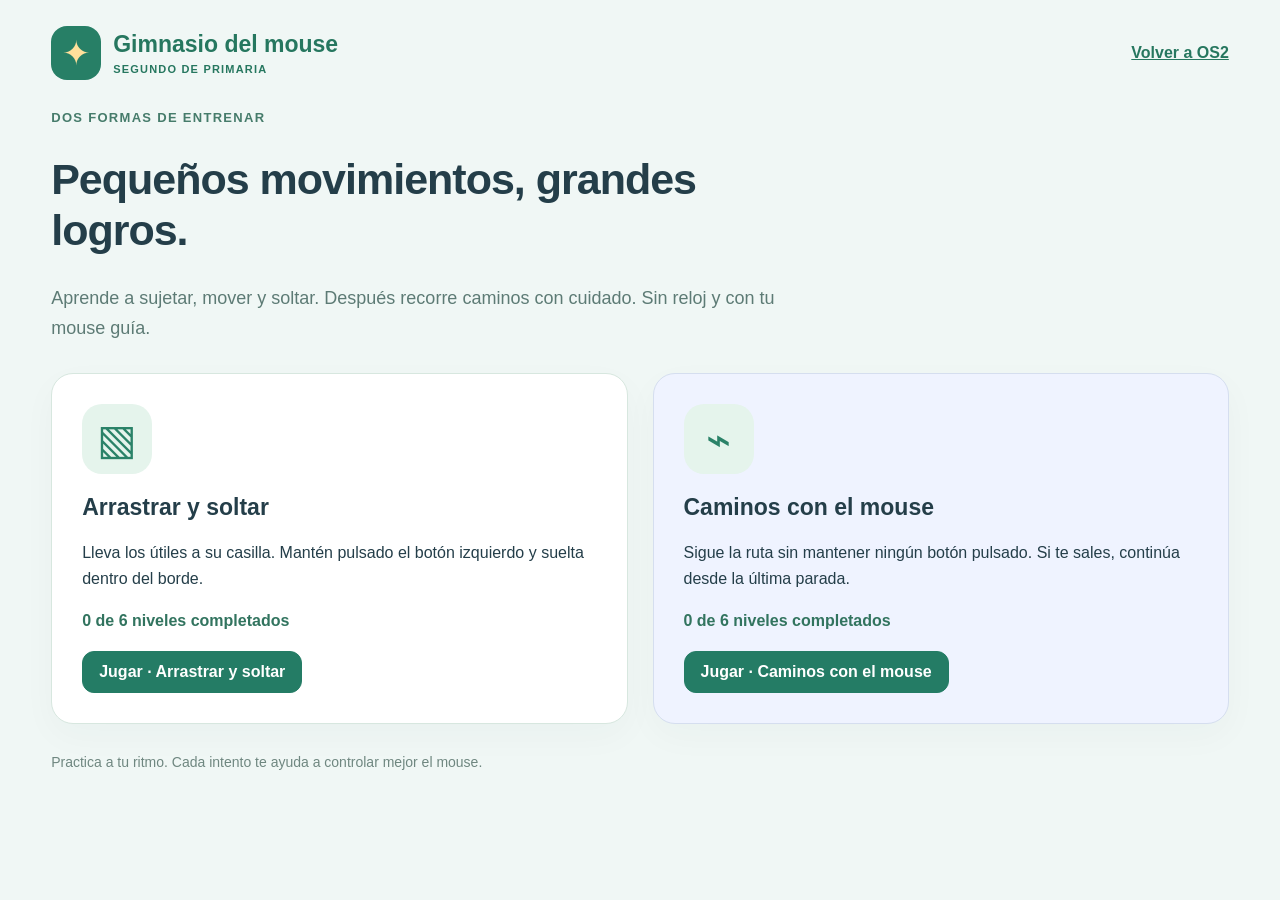
<file: actividades/gimnasio-mouse/index.html>
<!doctype html><html lang="es"><head><meta charset="utf-8"><meta name="viewport" content="width=device-width,initial-scale=1"><title>Gimnasio del mouse · OS2</title><link rel="stylesheet" href="style.css?v=gym-1"></head><body><div class="app"><header><a class="brand" href="./"><span aria-hidden="true">✦</span><div>Gimnasio del mouse<small>SEGUNDO DE PRIMARIA</small></div></a><a href="../../" class="back">Volver a OS2</a></header><main id="main"></main><footer>Practica a tu ritmo. Cada intento te ayuda a controlar mejor el mouse.</footer></div><script src="engine.js?v=gym-1"></script><script src="game.js?v=gym-1"></script></body></html>
</file>
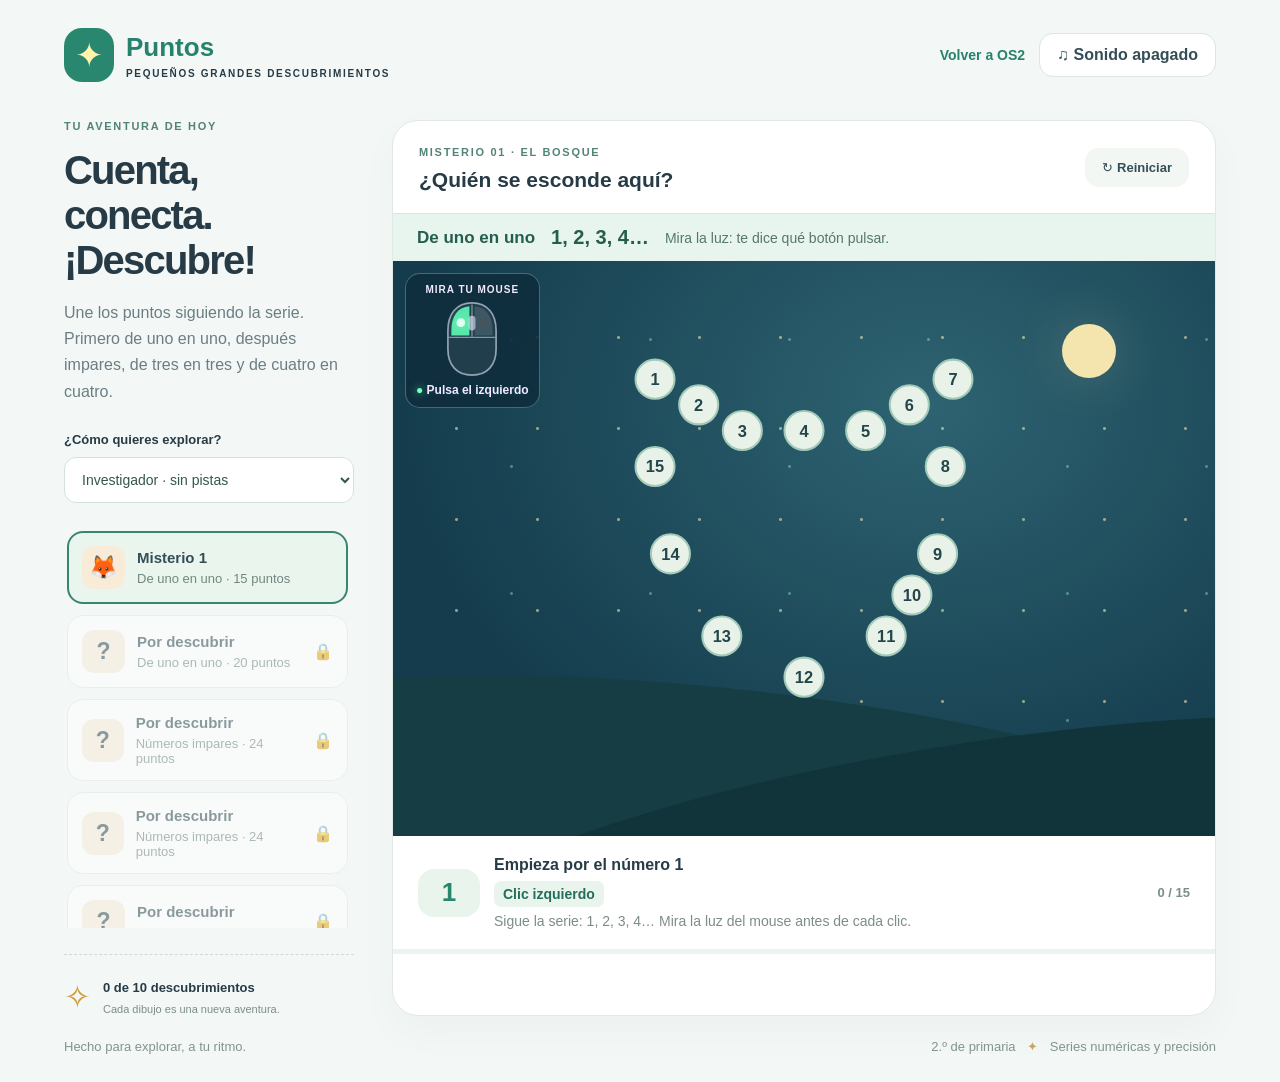
<file: actividades/puntos/index.html>
<!doctype html>
<html lang="es"><head><meta charset="utf-8"><meta name="viewport" content="width=device-width,initial-scale=1"><title>Puntos · OS2</title><link rel="stylesheet" href="style.css?v=os2-series-1"></head>
<body><div class="app"><header><a class="brand" href="./index.html"><span class="brand-icon">✦</span><span><b>Puntos</b><small>PEQUEÑOS GRANDES DESCUBRIMIENTOS</small></span></a><a href="../../" class="back-os">Volver a OS2</a><button id="sound" aria-pressed="false">♫ Sonido apagado</button></header>
<main><aside><div class="eyebrow">TU AVENTURA DE HOY</div><h1>Cuenta, conecta.<br> ¡Descubre!</h1><p class="intro">Une los puntos siguiendo la serie. Primero de uno en uno, después impares, de tres en tres y de cuatro en cuatro.</p><label for="mode">¿Cómo quieres explorar?</label><select id="mode"><option value="explorer">Explorador · con ayuda</option><option value="researcher" selected>Investigador · sin pistas</option><option value="expert">Experto · puntos pequeños</option></select><nav id="missions" aria-label="Misiones"></nav><div class="collection"><span>✧</span><div><strong id="stars">0 de 10 descubrimientos</strong><small>Cada dibujo es una nueva aventura.</small></div></div></aside>
<section class="play-area" aria-label="Juego de unir puntos"><div class="game-top"><div><span class="eyebrow" id="chapter">MISTERIO 01 · EL BOSQUE</span><h2 id="title">¿Quién se esconde aquí?</h2></div><button id="restart" title="Volver a empezar">↻ <span>Reiniciar</span></button></div><div class="sequence-banner"><strong id="sequence-title">De uno en uno</strong><span id="sequence-preview">1, 2, 3, 4…</span><small>Mira la luz: te dice qué botón pulsar.</small></div><div class="scene" id="scene"><div id="mouse-guide" class="mouse-guide" role="img" data-button="0" aria-label="Luz encendida: pulsa el botón izquierdo del mouse"><div class="guide-caption">MIRA TU MOUSE</div><svg viewBox="0 0 72 94" aria-hidden="true"><path d="M36 5C18 5 8 18 8 37V59C8 78 19 89 36 89S64 78 64 59V37C64 18 54 5 36 5Z" class="mouse-body"/><path d="M33 9C19 10 12 21 12 37V43H33Z" class="mouse-left"/><path d="M39 9C53 10 60 21 60 37V43H39Z" class="mouse-right"/><circle cx="23" cy="28" r="5" class="led-left"/><circle cx="49" cy="28" r="5" class="led-right"/><path d="M36 7V44M9 45H63" class="mouse-divider"/><rect x="32" y="20" width="8" height="17" rx="4" class="mouse-wheel"/></svg><span><b id="guide-led">●</b> <span id="guide-label">Pulsa el izquierdo</span></span></div><div class="moon"></div><div class="hill back"></div><div class="hill front"></div><svg id="board" viewBox="0 0 800 560" role="group" aria-label="Puntos numerados. Activa los números en orden."><defs><linearGradient id="fill" x2="0" y2="1"><stop stop-color="#ffb657"/><stop offset="1" stop-color="#ee7144"/></linearGradient></defs><g id="art"></g><g id="lines"></g><g id="dots"></g></svg><div id="celebration" hidden><span class="win-star">★</span><h2 id="win-title"></h2><p>¡Lo descubriste, punto a punto!</p><button id="next">Siguiente misterio</button></div></div><div class="game-bottom"><div class="next-number" id="number">1</div><div class="instruction"><strong id="instruction">Empieza por el número 1</strong><span id="mouse-cue" class="mouse-cue" aria-live="polite">Clic izquierdo</span><span id="message" role="status" aria-live="polite">Haz clic en los números en orden.</span></div><span id="count">0 / 10</span></div><div class="progress"><div id="progress"></div></div></section></main><footer><span>Hecho para explorar, a tu ritmo.</span><span>2.º de primaria <b>✦</b> Series numéricas y precisión</span></footer></div><script src="game.js?v=os2-series-1"></script></body></html>
</file>
<file: actividades/gimnasio-mouse/style.css>
:root{font-family:'Avenir Next','Trebuchet MS',Arial,sans-serif;color:#243e49;background:#f0f7f5;font-synthesis:none}*{box-sizing:border-box}body{margin:0}button,a{touch-action:manipulation}button{font:inherit;font-weight:700;border:1px solid #ccdeda;border-radius:12px;padding:11px 16px;background:white;color:#2b5147;cursor:pointer}button:hover{background:#e4f3eb;border-color:#5c9d83}button:disabled{opacity:.4;cursor:default}button:focus-visible,a:focus-visible{outline:4px solid #f0b94f;outline-offset:3px}.primary{background:#247c65;color:#fff;border-color:#247c65}.primary:hover{background:#1e6654;color:white}.app{max-width:1450px;margin:auto;padding:26px 4vw}header{display:flex;justify-content:space-between;align-items:center;gap:18px;margin-bottom:30px}.brand{display:flex;gap:12px;align-items:center;font-size:23px;font-weight:800;color:#26775f;text-decoration:none}.brand>span{display:grid;place-items:center;background:#277f66;color:#ffe09b;width:50px;height:54px;border-radius:16px;font-size:34px}.brand small{display:block;font-size:11px;letter-spacing:1.2px;margin-top:5px}.back{font-size:16px;font-weight:700;color:#26775f;white-space:nowrap}h1{font-size:35px;line-height:1.18;letter-spacing:-1px}h2{font-size:23px}p{line-height:1.65}.eyebrow{display:block;font-size:13px;font-weight:800;letter-spacing:1.3px;color:#467c6b}.home>h1{font-size:43px;max-width:700px}.home>p{font-size:18px;max-width:780px;color:#5d7b75}.game-cards{display:grid;grid-template-columns:1fr 1fr;gap:25px;margin:30px 0}.game-cards section{padding:30px;border:1px solid #d7e7df;border-radius:22px;background:white;box-shadow:0 12px 35px #1b4c3b08}.game-cards section:last-child{background:#eff3ff;border-color:#d5deef}.card-icon{display:grid;place-items:center;width:70px;height:70px;background:#e5f4ec;color:#2a8268;border-radius:20px;font-size:42px}.collection{color:#32745f;font-weight:700}.play-layout{display:grid;grid-template-columns:255px minmax(0,1fr);gap:26px;align-items:start}aside{padding:20px;background:white;border:1px solid #d8e7e0;border-radius:20px}aside>.eyebrow{margin-top:24px}aside h1{font-size:29px}aside p{font-size:16px}.instructions{white-space:pre-line;color:#355f55}.gentle{font-size:14px;color:#6e837c}aside nav{display:grid;grid-template-columns:repeat(3,1fr);gap:7px;margin:22px 0}aside nav button{padding:10px 4px}aside nav [aria-current=step]{background:#d9eee2;border:2px solid #327e65}aside details{margin-top:24px;font-size:14px}aside summary{cursor:pointer;font-weight:700}.play-area{background:white;border:1px solid #d7e5df;border-radius:22px;overflow:hidden;box-shadow:0 14px 40px #20483908;min-width:0}.game-top{display:flex;justify-content:space-between;align-items:center;gap:15px;padding:14px 20px;min-height:110px}.game-top strong{font-size:18px}.mouse-guide{display:flex;align-items:center;gap:12px;max-width:270px;background:#edf6f0;border:1px solid #d3e5da;border-radius:14px;padding:8px 12px;font-size:15px;font-weight:800;color:#305e4d}.mouse-guide svg{width:40px;height:53px;flex:none}.mouse-body{fill:#e6edf3;stroke:#7e929f;stroke-width:2}.mouse-left,.mouse-right{fill:#9daeb5;opacity:.4}.mouse-divider{stroke:#68828b;stroke-width:1.5;fill:none}.led-left,.led-right{fill:#a4b7b8}.mouse-guide[data-active=true] .mouse-left{fill:#55d79e;opacity:1}.mouse-guide[data-active=true] .led-left{fill:#f3fff5;filter:drop-shadow(0 0 5px #30cd81)}#board{display:block;width:100%;height:auto;background:radial-gradient(ellipse at 60% 20%,#2b6174,#123b4a 90%);touch-action:none;user-select:none}#board text{font-family:inherit;text-anchor:middle;pointer-events:none}.zone-label{fill:#d9ebe7;font-size:19px;font-weight:700}.item-label{fill:#e9f5ee;font-size:19px;font-weight:700}.draggable{cursor:grab;touch-action:none}.draggable:active{cursor:grabbing}.marker-label{font-size:24px;fill:#32564a;font-weight:800}.route-label{font-size:18px;font-weight:800;fill:#f0f9ed;paint-order:stroke;stroke:#1a4650;stroke-width:5px}.checkpoint-number{font-size:15px;fill:#2d5e4e;font-weight:800}.route-marker.actionable{cursor:pointer}.route-marker:focus{outline:none}.route-marker:focus circle{stroke:#fff;stroke-width:6}.feedback{padding:18px 20px;background:#e6f3ea;font-size:17px;line-height:1.5;min-height:86px;border-top:1px solid #d4e7d9}.finish{padding:22px;border-top:1px solid #dfebe5;background:#fff8e5}.finish[hidden]{display:none}.finish h2{margin-top:0}.finish button{margin:5px}footer{font-size:14px;color:#6f8780;margin-top:25px}@media(max-width:1000px){.app{padding:22px}.play-layout{grid-template-columns:210px minmax(0,1fr);gap:15px}aside{padding:15px}aside h1{font-size:25px}.game-top{padding:12px;flex-wrap:wrap}.mouse-guide{font-size:14px}}@media(max-width:720px){.app{padding:16px}header{flex-wrap:wrap;margin-bottom:24px}.brand{font-size:21px}.back{font-size:15px}.home>h1{font-size:33px}.game-cards{grid-template-columns:1fr}.game-cards section{padding:22px}.play-layout{display:flex;flex-direction:column}.play-layout>aside,.play-area{width:100%}.instructions,.gentle{display:none}aside h1{font-size:25px;margin:14px 0}aside>.eyebrow{margin-top:15px}aside nav{grid-template-columns:repeat(6,1fr);margin:15px 0}aside details{margin-top:15px}.game-top{min-height:90px}.game-top strong{font-size:16px}.mouse-guide{padding:6px 9px;font-size:13px;gap:8px;max-width:220px}.mouse-guide svg{width:31px;height:42px}.feedback{font-size:16px;padding:14px}.play-area{border-radius:16px}}@media(prefers-reduced-motion:reduce){*{scroll-behavior:auto}}
</file>
<file: actividades/puntos/style.css>
:root{font-family:ui-rounded,'Avenir Next','Trebuchet MS',sans-serif;color:#273b46;background:#f3f7f6;font-synthesis:none}*{box-sizing:border-box}body{margin:0}.app{max-width:1450px;margin:auto;padding:28px 5vw}button,select{font:inherit}button{cursor:pointer;border:1px solid #dce6e3;background:#fff;color:#334e56;border-radius:14px;padding:12px 17px;font-weight:700}button:hover{background:#eaf4ee}button:focus-visible,select:focus-visible,a:focus-visible{outline:4px solid #f4b950;outline-offset:4px}header{display:flex;align-items:center;justify-content:space-between;margin-bottom:38px}.brand{display:flex;align-items:center;gap:12px;text-decoration:none;color:inherit;font-size:26px;font-weight:800}.brand b{color:#27826b}.brand small{display:block;font-size:9px;letter-spacing:1.7px;margin-top:5px}.brand-icon{display:grid;place-items:center;background:#28876e;color:#fff3ae;width:50px;height:54px;border-radius:18px;font-size:34px}main{display:grid;grid-template-columns:290px minmax(0,1fr);gap:38px}.eyebrow{font-size:11px;font-weight:800;letter-spacing:1.7px;color:#538378}h1{font-size:40px;line-height:1.13;letter-spacing:-1.8px;margin:16px 0}p.intro{font-size:16px;color:#6b7e83;line-height:1.65;margin-bottom:27px}label{display:block;font-weight:700;font-size:13px;margin-bottom:10px}select{width:100%;border:1px solid #d4e2dc;border-radius:12px;background:white;padding:13px;color:#34574c;font-size:14px}nav{display:grid;gap:11px;margin-top:25px}.mission{display:flex;text-align:left;align-items:center;gap:12px;padding:14px;border:1px solid #e0e8e4;background:#fff;border-radius:16px}.mission.active{border:2px solid #34886f;background:#eaf5ee;padding:13px}.mission:disabled{cursor:default;opacity:.55}.mission-icon{width:43px;height:43px;border-radius:12px;background:#f8ecd9;display:grid;place-items:center;font-size:23px}.mission strong{display:block;font-size:15px}.mission small{display:block;font-weight:500;color:#718780;margin-top:5px;font-size:12px}.mission .badge{margin-left:auto;color:#a18a42}.collection{display:flex;gap:12px;border-top:1px dashed #ccdcd4;margin-top:26px;padding-top:23px}.collection>span{font-size:32px;color:#cd9c39}.collection strong{font-size:13px}.collection small{display:block;color:#7c8e88;font-size:11px;margin-top:7px}.play-area{background:#fff;border:1px solid #e1e9e4;border-radius:26px;overflow:hidden;box-shadow:0 15px 40px #244a3c08}.game-top{padding:21px 26px;display:flex;align-items:center;justify-content:space-between;gap:10px}h2{font-size:21px;margin:8px 0 0}.game-top button{border:0;background:#f2f7f4;font-size:13px}.scene{position:relative;isolation:isolate;overflow:hidden;background:radial-gradient(ellipse at 65% 25%,#2e6371,#143c4d 70%);aspect-ratio:800/560}.scene:before{content:'';position:absolute;inset:0;background-image:radial-gradient(circle,#e9e3ae99 1px,transparent 2px),radial-gradient(circle,#9de8d766 1px,transparent 2px);background-size:81px 91px,139px 127px;background-position:23px 31px,49px 15px;z-index:-1}.moon{position:absolute;right:12%;top:11%;width:54px;height:54px;border-radius:50%;background:#f4e4ad;box-shadow:0 0 55px #ffe9b433;z-index:-1}.hill{position:absolute;width:140%;height:43%;bottom:-18%;left:-25%;background:#163d43;border-radius:50%;transform:rotate(7deg);z-index:-1}.hill.front{background:#10343a;left:0;bottom:-27%;transform:rotate(-9deg)}svg{display:block;width:100%;height:100%;position:relative}.dot{cursor:pointer;outline:none}.dot circle{fill:#e8f2e9;stroke:#a3c9b8;stroke-width:2;transition:fill .2s}.dot text{font-family:inherit;fill:#24464b;font-size:19px;font-weight:800;text-anchor:middle;dominant-baseline:central;pointer-events:none}.dot.current circle{fill:#ffe4a0;stroke:#ffcf60;stroke-width:4;filter:drop-shadow(0 0 10px #f6db7f77)}.dot:focus circle{stroke:white;stroke-width:5}.dot.done{pointer-events:none}.dot.done circle{fill:#9be4ce;stroke:none}.dot.done text{display:none}.connection{stroke:#ffe0a1;stroke-width:5;stroke-linecap:round;animation:draw .35s ease-out}.reveal{animation:reveal .7s ease-out;transform-origin:center}.game-bottom{display:flex;gap:14px;align-items:center;padding:20px 25px}.next-number{display:grid;place-items:center;width:48px;height:48px;border-radius:16px;background:#e9f5ec;color:#28866b;font-size:26px;font-weight:800}.instruction strong{font-size:16px;display:block}.instruction span{font-size:12px;color:#7d8c8b;display:block;margin-top:6px}#count{margin-left:auto;white-space:nowrap;font-size:13px;font-weight:700;color:#7a8f87}.progress{height:5px;background:#edf3ef}.progress div{height:100%;background:#58b393;transition:width .3s}footer{display:flex;justify-content:space-between;font-size:11px;color:#82948e;margin-top:23px}footer b{color:#c9a65e;margin:0 8px}#celebration{position:absolute;inset:0;display:flex;flex-direction:column;justify-content:flex-end;align-items:center;padding-bottom:22px;background:linear-gradient(transparent 50%,#10343aee);color:white;pointer-events:none}#celebration[hidden]{display:none}#celebration h2{font-size:26px}#celebration p{margin:7px 0 12px;font-size:14px}#celebration button{pointer-events:auto;background:#ffe0a1;color:#27423b;border:0}.win-star{font-size:30px;color:#ffe0a1;animation:reveal .6s}.shake{animation:shake .3s}@keyframes draw{from{stroke-dasharray:0 1200}to{stroke-dasharray:1200 0}}@keyframes reveal{from{opacity:0;transform:scale(.85)}to{opacity:1;transform:scale(1)}}@keyframes shake{25%{transform:translateX(-4px)}75%{transform:translateX(4px)}}@media(max-width:1000px){.app{padding:22px}main{grid-template-columns:235px minmax(0,1fr);gap:22px}h1{font-size:32px}.game-top{padding:18px}h2{font-size:18px}}@media(max-width:720px){header{margin-bottom:25px}.brand{font-size:21px}.brand small{font-size:7px}#sound{font-size:11px;padding:10px}main{display:flex;flex-direction:column}h1{font-size:30px;margin:10px 0}h1 br{display:none}.intro{margin:8px 0 15px!important}nav{grid-template-columns:repeat(3,1fr);gap:7px;margin-top:13px}.mission{padding:9px!important;gap:6px}.mission-icon{display:none}.mission strong{font-size:12px}.mission small{font-size:10px}.collection{display:none}.scene{aspect-ratio:800/620}.game-bottom{padding:15px;gap:9px}.instruction strong{font-size:14px}.instruction span{font-size:11px}footer{font-size:10px}footer span:first-child{display:none}}@media(prefers-reduced-motion:reduce){*,*:before{animation:none!important;transition:none!important}}

nav{max-height:400px;overflow-y:auto;padding:3px 6px 3px 3px;scrollbar-width:thin}.instruction .mouse-cue{display:inline-block;font-size:14px;font-weight:800;color:#236e59;background:#e8f4ec;border-radius:7px;padding:5px 9px;margin-top:7px}.instruction .mouse-cue[data-button="2"]{color:#7049a2;background:#f0e9fa}.dot text{font-size:16px}.game-bottom{min-height:112px}@media(max-width:720px){nav{display:flex;overflow-x:auto;max-height:none}.mission{min-width:150px}.instruction .mouse-cue{font-size:12px}}

.mouse-guide{position:absolute;top:18px;left:18px;z-index:2;display:flex;flex-direction:column;align-items:center;gap:5px;pointer-events:none;color:#f2eaff}.mouse-guide[hidden]{display:none}.mouse-guide svg{width:52px;height:68px}.mouse-body{fill:#eef4ff12;stroke:#e7eafa99;stroke-width:2}.mouse-right{fill:#d8a5ff;animation:right-click-guide 1.4s ease-in-out infinite}.mouse-divider{fill:none;stroke:#e7eafa80;stroke-width:1.5}.mouse-wheel{fill:#e7eafa99}.mouse-guide span{font-size:12px;font-weight:800;text-shadow:0 1px 4px #143c4d}@keyframes right-click-guide{0%,100%{opacity:.25}50%{opacity:1;filter:drop-shadow(0 0 5px #dfb7ff)}}@media(prefers-reduced-motion:reduce){.mouse-right{animation:none;opacity:1}}@media(max-width:720px){.mouse-guide{top:10px;left:10px}.mouse-guide svg{width:40px;height:52px}.mouse-guide span{font-size:10px}}

.back-os{margin-left:auto;margin-right:14px;font-size:14px;color:#27826b;font-weight:700;text-decoration:none}.back-os:hover{text-decoration:underline}@media(max-width:720px){header{flex-wrap:wrap;gap:12px}.back-os{font-size:12px}}

/* Guía de mouse permanente: ambos botones y sus LED, desde el primer punto. */
.sequence-banner{display:flex;align-items:center;gap:16px;flex-wrap:wrap;padding:12px 24px;background:#e8f4ee;border-top:1px solid #d8e7df;color:#245e4e}.sequence-banner strong{font-size:17px}.sequence-banner>span{font-size:20px;font-weight:800}.sequence-banner small{font-size:14px;color:#55786b}.mouse-guide{top:12px;left:12px;min-width:108px;background:#102e3de8;border:1px solid #a6d4c55c;padding:10px;border-radius:15px;gap:3px}.mouse-guide svg{width:62px;height:82px}.mouse-guide .guide-caption{font-size:10px;font-weight:800;letter-spacing:1px}.mouse-left,.mouse-right{fill:#83929d;opacity:.3;animation:none}.led-left,.led-right{fill:#46545d}.mouse-guide[data-button="0"] .mouse-left{fill:#59e6ac;opacity:1}.mouse-guide[data-button="2"] .mouse-right{fill:#dbadff;opacity:1}.mouse-guide[data-button="0"] .led-left{fill:#e1fff2;filter:drop-shadow(0 0 5px #72ffb9)}.mouse-guide[data-button="2"] .led-right{fill:#fff0ff;filter:drop-shadow(0 0 5px #e8aaff)}.mouse-guide[data-button="0"] #guide-led{color:#79ffc4;text-shadow:0 0 9px #40eea1}.mouse-guide[data-button="2"] #guide-led{color:#e7b7ff;text-shadow:0 0 9px #cb91ff}.mouse-guide[data-button="done"] #guide-led{color:#fff0ad}.mouse-guide span{font-size:12px}.game-bottom .next-number{min-width:62px;width:auto;padding:0 10px}.instruction span{font-size:14px}.brand small{font-size:10px}footer{font-size:13px}.mission small{font-size:13px}.scene{min-width:0}@media(max-width:720px){.mouse-guide{top:6px;left:6px;min-width:88px;padding:6px}.mouse-guide svg{width:44px;height:58px}.mouse-guide span{font-size:10px}.mouse-guide .guide-caption{font-size:8px}.sequence-banner{padding:10px 15px;gap:8px}.sequence-banner small{width:100%;font-size:13px}.sequence-banner strong{font-size:16px}.mission{min-width:180px}.game-top .eyebrow{font-size:10px}}
</file>
